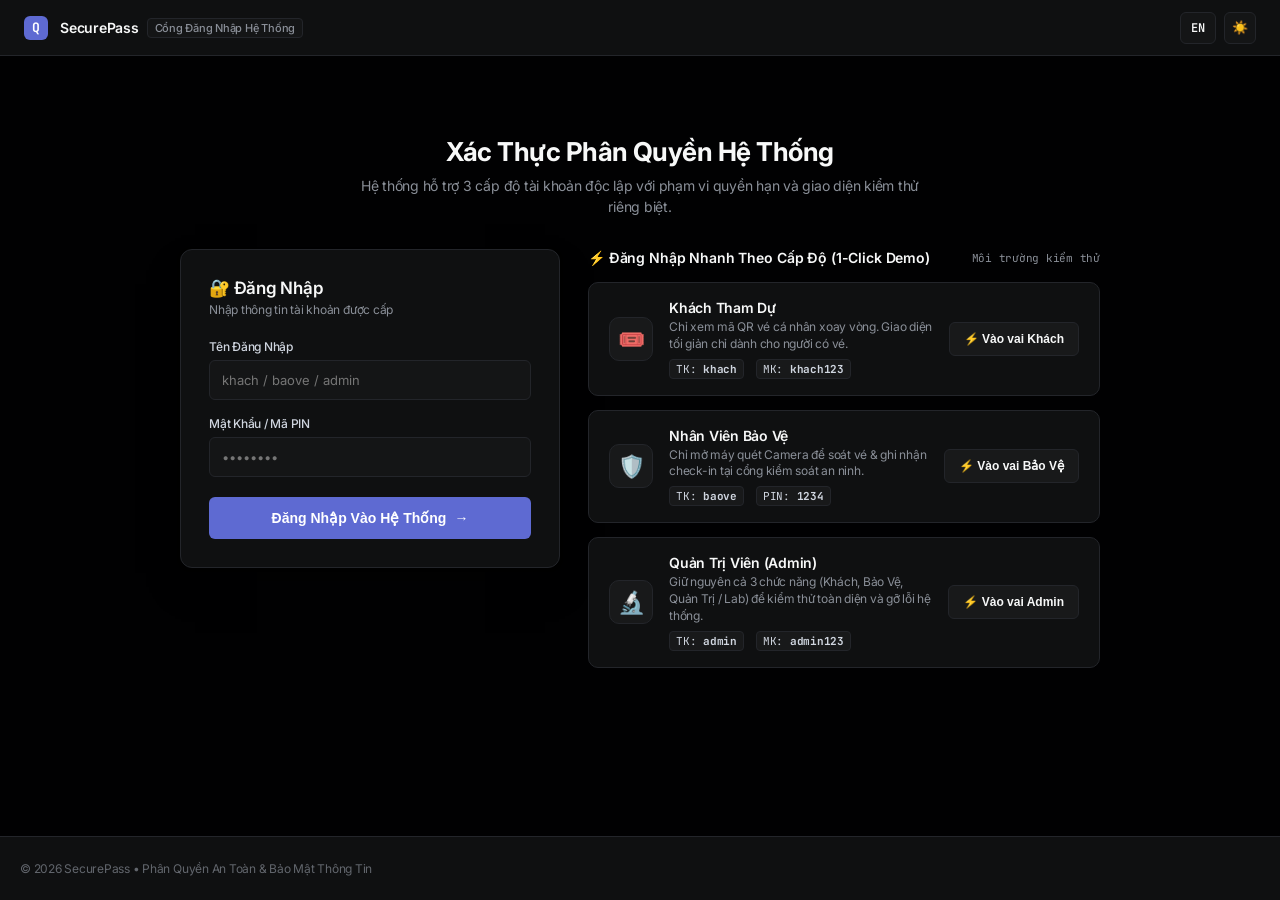
<file: static/login.html>
<!DOCTYPE html>
<html lang="vi" data-theme="dark">
<head>
  <meta charset="UTF-8">
  <meta name="viewport" content="width=device-width, initial-scale=1.0">
  <title>Đăng Nhập Hệ Thống - SecurePass</title>
  <link rel="preconnect" href="https://fonts.googleapis.com">
  <link rel="preconnect" href="https://fonts.gstatic.com" crossorigin>
  <link href="https://fonts.googleapis.com/css2?family=Inter:wght@400;500;600;700&family=JetBrains+Mono:wght@400;500;600&display=swap" rel="stylesheet">
  <link rel="stylesheet" href="/static/linear-theme.css">
  <script>
    (function() {
      const theme = localStorage.getItem('theme') || 'dark';
      document.documentElement.setAttribute('data-theme', theme);
    })();
  </script>
  <style>
    .login-container {
      max-width: 960px;
      margin: 40px auto;
      padding: 0 20px;
    }

    .login-hero {
      text-align: center;
      margin-bottom: 32px;
    }

    .login-hero h1 {
      font-size: 26px;
      font-weight: 700;
      color: var(--ink);
      margin-bottom: 8px;
      letter-spacing: -0.02em;
    }

    .login-hero p {
      font-size: 14px;
      color: var(--ink-subtle);
      max-width: 580px;
      margin: 0 auto;
      line-height: 1.5;
    }

    .login-grid {
      display: grid;
      grid-template-columns: 380px 1fr;
      gap: 28px;
      align-items: start;
    }

    @media (max-width: 820px) {
      .login-grid {
        grid-template-columns: 1fr;
      }
    }

    /* Form card */
    .form-card {
      background: var(--surface-1);
      border: 1px solid var(--hairline);
      border-radius: 12px;
      padding: 28px;
      box-shadow: var(--shadow-card);
    }

    .form-header {
      margin-bottom: 22px;
    }

    .form-header h2 {
      font-size: 17px;
      font-weight: 600;
      color: var(--ink);
      display: flex;
      align-items: center;
      gap: 8px;
      margin-bottom: 4px;
    }

    .form-header p {
      font-size: 12px;
      color: var(--ink-subtle);
    }

    .input-group {
      margin-bottom: 16px;
    }

    .input-label {
      display: block;
      font-size: 12px;
      font-weight: 500;
      color: var(--ink-muted);
      margin-bottom: 6px;
    }

    .input-wrap {
      position: relative;
    }

    .input-wrap input {
      width: 100%;
      height: 40px;
      background: var(--surface-2);
      border: 1px solid var(--hairline);
      border-radius: 6px;
      padding: 0 12px;
      font-size: 13px;
      color: var(--ink);
      font-family: inherit;
      transition: all 0.15s ease;
      box-sizing: border-box;
    }

    .input-wrap input:focus {
      outline: none;
      border-color: var(--primary);
      background: var(--surface-1);
      box-shadow: 0 0 0 3px rgba(94, 106, 210, 0.15);
    }

    .login-btn {
      width: 100%;
      height: 42px;
      background: var(--primary);
      color: #FFFFFF;
      border: none;
      border-radius: 6px;
      font-size: 14px;
      font-weight: 600;
      cursor: pointer;
      display: flex;
      align-items: center;
      justify-content: center;
      gap: 8px;
      transition: all 0.15s ease;
      margin-top: 20px;
    }

    .login-btn:hover {
      background: var(--primary-hover);
      box-shadow: 0 4px 12px rgba(94, 106, 210, 0.3);
    }

    .login-alert {
      padding: 10px 14px;
      border-radius: 6px;
      font-size: 12px;
      margin-bottom: 16px;
      display: none;
      line-height: 1.4;
    }

    .login-alert.error {
      background: rgba(248, 113, 113, 0.12);
      border: 1px solid rgba(248, 113, 113, 0.3);
      color: var(--danger);
    }

    /* Demo Level Selector Cards */
    .demo-panel {
      display: flex;
      flex-direction: column;
      gap: 14px;
    }

    .demo-title-wrap {
      display: flex;
      align-items: center;
      justify-content: space-between;
      margin-bottom: 2px;
    }

    .demo-title-wrap h3 {
      font-size: 14px;
      font-weight: 600;
      color: var(--ink);
      letter-spacing: -0.01em;
    }

    .demo-badge-sub {
      font-size: 11px;
      color: var(--ink-subtle);
      font-family: 'JetBrains Mono', monospace;
    }

    .role-card {
      background: var(--surface-1);
      border: 1px solid var(--hairline);
      border-radius: 10px;
      padding: 16px 20px;
      display: grid;
      grid-template-columns: auto 1fr auto;
      gap: 16px;
      align-items: center;
      transition: all 0.2s ease;
      cursor: pointer;
      position: relative;
    }

    .role-card:hover {
      border-color: var(--primary);
      transform: translateY(-1px);
      box-shadow: 0 4px 14px rgba(0, 0, 0, 0.12);
      background: var(--surface-2);
    }

    .role-card-icon {
      width: 44px;
      height: 44px;
      border-radius: 10px;
      display: flex;
      align-items: center;
      justify-content: center;
      font-size: 22px;
      background: var(--surface-3);
      border: 1px solid var(--hairline);
    }

    .role-card-info h4 {
      font-size: 14px;
      font-weight: 600;
      color: var(--ink);
      margin-bottom: 3px;
      display: flex;
      align-items: center;
      gap: 8px;
    }

    .level-tag {
      font-size: 10px;
      font-weight: 700;
      padding: 2px 6px;
      border-radius: 4px;
      letter-spacing: 0.04em;
      text-transform: uppercase;
    }

    .tag-guest { background: rgba(59, 130, 246, 0.15); color: #60A5FA; border: 1px solid rgba(59, 130, 246, 0.25); }
    .tag-guard { background: rgba(245, 158, 11, 0.15); color: #FBBF24; border: 1px solid rgba(245, 158, 11, 0.25); }
    .tag-admin { background: rgba(168, 85, 247, 0.15); color: #C084FC; border: 1px solid rgba(168, 85, 247, 0.25); }

    .role-card-desc {
      font-size: 12px;
      color: var(--ink-subtle);
      margin-bottom: 6px;
      line-height: 1.4;
    }

    .role-card-creds {
      font-size: 11px;
      font-family: 'JetBrains Mono', monospace;
      color: var(--ink-muted);
      display: flex;
      gap: 12px;
    }

    .role-card-creds span {
      background: var(--surface-3);
      padding: 2px 6px;
      border-radius: 4px;
      border: 1px solid var(--hairline);
    }

    .quick-login-btn {
      height: 34px;
      padding: 0 14px;
      background: var(--surface-3);
      border: 1px solid var(--hairline);
      color: var(--ink);
      border-radius: 6px;
      font-size: 12px;
      font-weight: 600;
      cursor: pointer;
      display: inline-flex;
      align-items: center;
      gap: 6px;
      transition: all 0.15s ease;
      white-space: nowrap;
    }

    .role-card:hover .quick-login-btn {
      background: var(--primary);
      color: #FFFFFF;
      border-color: var(--primary);
    }

    .active-session-banner {
      background: rgba(94, 106, 210, 0.12);
      border: 1px solid rgba(94, 106, 210, 0.3);
      border-radius: 8px;
      padding: 12px 16px;
      margin-bottom: 24px;
      display: none;
      align-items: center;
      justify-content: space-between;
    }
  </style>
</head>
<body>

  <header>
    <div class="brand-section">
      <div class="brand-logo">Q</div>
      <a href="/login" class="brand-name">
        <span>SecurePass</span>
        <span class="badge-tag">Cổng Đăng Nhập Hệ Thống</span>
      </a>
    </div>

    <div class="utility-controls">
      <button class="lang-btn" onclick="toggleLanguage()" title="Chuyển ngôn ngữ / Switch Language">
        <span id="langIndicator">EN</span>
      </button>
      <button class="icon-btn" onclick="toggleTheme()" title="Đổi giao diện Sáng/Tối">
        <span id="themeIcon">☀️</span>
      </button>
    </div>
  </header>

  <main>
    <div class="login-container">
      
      <!-- Already logged in notice if any -->
      <div id="activeSessionBanner" class="active-session-banner">
        <div>
          <span style="font-size: 13px; color: var(--ink);">Bạn đang đăng nhập: <strong id="loggedUserName" style="color: var(--primary);">...</strong></span>
        </div>
        <div style="display: flex; gap: 8px;">
          <button class="btn btn-primary" onclick="proceedToRole()" style="height: 30px; font-size: 12px;">Vào Giao Diện Ngay →</button>
          <button class="btn btn-secondary" onclick="logoutNow()" style="height: 30px; font-size: 12px;">Đăng Xuất</button>
        </div>
      </div>

      <div class="login-hero">
        <h1>Xác Thực Phân Quyền Hệ Thống</h1>
        <p>Hệ thống hỗ trợ 3 cấp độ tài khoản độc lập với phạm vi quyền hạn và giao diện kiểm thử riêng biệt.</p>
      </div>

      <div class="login-grid">
        
        <!-- Standard Login Form -->
        <div class="form-card">
          <div class="form-header">
            <h2>🔐 Đăng Nhập</h2>
            <p>Nhập thông tin tài khoản được cấp</p>
          </div>

          <div id="loginAlert" class="login-alert error"></div>

          <form id="loginForm" onsubmit="handleManualLogin(event)">
            <div class="input-group">
              <label class="input-label" for="username">Tên Đăng Nhập</label>
              <div class="input-wrap">
                <input type="text" id="username" placeholder="khach / baove / admin" required autocomplete="username">
              </div>
            </div>

            <div class="input-group">
              <label class="input-label" for="password">Mật Khẩu / Mã PIN</label>
              <div class="input-wrap">
                <input type="password" id="password" placeholder="••••••••" required autocomplete="current-password">
              </div>
            </div>

            <button type="submit" class="login-btn" id="btnSubmitLogin">
              <span>Đăng Nhập Vào Hệ Thống</span>
              <span>→</span>
            </button>
          </form>
        </div>

        <!-- 3-Level Demo Quick Login -->
        <div class="demo-panel">
          <div class="demo-title-wrap">
            <h3>⚡ Đăng Nhập Nhanh Theo Cấp Độ (1-Click Demo)</h3>
            <span class="demo-badge-sub">Môi trường kiểm thử</span>
          </div>

          <!-- Attendee / Guest -->
          <div class="role-card" onclick="quickLogin('khach', 'khach123')">
            <div class="role-card-icon">🎟️</div>
            <div class="role-card-info">
              <h4>
                <span>Khách Tham Dự</span>
              </h4>
              <div class="role-card-desc">Chỉ xem mã QR vé cá nhân xoay vòng. Giao diện tối giản chỉ dành cho người có vé.</div>
              <div class="role-card-creds">
                <span>TK: <strong>khach</strong></span>
                <span>MK: <strong>khach123</strong></span>
              </div>
            </div>
            <div>
              <button class="quick-login-btn">
                <span>⚡ Vào vai Khách</span>
              </button>
            </div>
          </div>

          <!-- Gatekeeper / Guard -->
          <div class="role-card" onclick="quickLogin('baove', '1234')">
            <div class="role-card-icon">🛡️</div>
            <div class="role-card-info">
              <h4>
                <span>Nhân Viên Bảo Vệ</span>
              </h4>
              <div class="role-card-desc">Chỉ mở máy quét Camera để soát vé & ghi nhận check-in tại cổng kiểm soát an ninh.</div>
              <div class="role-card-creds">
                <span>TK: <strong>baove</strong></span>
                <span>PIN: <strong>1234</strong></span>
              </div>
            </div>
            <div>
              <button class="quick-login-btn">
                <span>⚡ Vào vai Bảo Vệ</span>
              </button>
            </div>
          </div>

          <!-- Admin -->
          <div class="role-card" onclick="quickLogin('admin', 'admin123')">
            <div class="role-card-icon">🔬</div>
            <div class="role-card-info">
              <h4>
                <span>Quản Trị Viên (Admin)</span>
              </h4>
              <div class="role-card-desc">Giữ nguyên cả 3 chức năng (Khách, Bảo Vệ, Quản Trị / Lab) để kiểm thử toàn diện và gỡ lỗi hệ thống.</div>
              <div class="role-card-creds">
                <span>TK: <strong>admin</strong></span>
                <span>MK: <strong>admin123</strong></span>
              </div>
            </div>
            <div>
              <button class="quick-login-btn">
                <span>⚡ Vào vai Admin</span>
              </button>
            </div>
          </div>

        </div>

      </div>

    </div>
  </main>

  <footer>
    <div>© 2026 SecurePass • Phân Quyền An Toàn & Bảo Mật Thông Tin</div>
  </footer>

  <script>
    let currentLang = localStorage.getItem('lang') || 'vi';

    function applyTheme() {
      const theme = localStorage.getItem('theme') || 'dark';
      document.documentElement.setAttribute('data-theme', theme);
      const icon = document.getElementById('themeIcon');
      if (icon) icon.innerText = theme === 'dark' ? '☀️' : '🌙';
    }

    function toggleTheme() {
      const html = document.documentElement;
      const current = html.getAttribute('data-theme') || 'dark';
      const nextTheme = current === 'dark' ? 'light' : 'dark';
      html.setAttribute('data-theme', nextTheme);
      localStorage.setItem('theme', nextTheme);
      const icon = document.getElementById('themeIcon');
      if (icon) icon.innerText = nextTheme === 'dark' ? '☀️' : '🌙';
    }

    function toggleLanguage() {
      currentLang = currentLang === 'vi' ? 'en' : 'vi';
      localStorage.setItem('lang', currentLang);
      const indicator = document.getElementById('langIndicator');
      if (indicator) indicator.innerText = currentLang === 'vi' ? 'EN' : 'VI';
    }

    // Check existing login
    window.addEventListener('DOMContentLoaded', () => {
      applyTheme();
      const indicator = document.getElementById('langIndicator');
      if (indicator) indicator.innerText = currentLang === 'vi' ? 'EN' : 'VI';

      const user = JSON.parse(localStorage.getItem('securepass_user') || 'null');
      if (user && user.role) {
        document.getElementById('activeSessionBanner').style.display = 'flex';
        document.getElementById('loggedUserName').innerText = `${user.name} (${user.role.toUpperCase()})`;
      }
    });

    function proceedToRole() {
      const user = JSON.parse(localStorage.getItem('securepass_user') || 'null');
      if (user && user.redirect_url) {
        window.location.href = user.redirect_url;
      }
    }

    function logoutNow() {
      localStorage.removeItem('securepass_user');
      sessionStorage.clear();
      document.getElementById('activeSessionBanner').style.display = 'none';
    }

    async function submitAuth(username, password) {
      const alertBox = document.getElementById('loginAlert');
      alertBox.style.display = 'none';

      try {
        const res = await fetch('/api/auth/login', {
          method: 'POST',
          headers: { 'Content-Type': 'application/json' },
          body: JSON.stringify({ username, password })
        });

        const data = await res.json();
        if (!res.ok) {
          throw new Error(data.detail || 'Đăng nhập không thành công');
        }

        // Save session
        localStorage.setItem('securepass_user', JSON.stringify(data));
        if (data.role === 'guard') {
          sessionStorage.setItem('staff_auth', 'true');
        } else if (data.role === 'admin') {
          sessionStorage.setItem('admin_auth', 'true');
          sessionStorage.setItem('staff_auth', 'true');
        }

        // Redirect
        window.location.href = data.redirect_url;
      } catch (err) {
        alertBox.innerText = err.message;
        alertBox.style.display = 'block';
      }
    }

    function handleManualLogin(e) {
      e.preventDefault();
      const u = document.getElementById('username').value;
      const p = document.getElementById('password').value;
      submitAuth(u, p);
    }

    function quickLogin(username, password) {
      document.getElementById('username').value = username;
      document.getElementById('password').value = password;
      submitAuth(username, password);
    }
  </script>
</body>
</html>
</file>
<file: static/linear-theme.css>
/* ==========================================================================
   Linear Design System Tokens & Shared Styles (from DESIGN.md)
   ========================================================================== */
:root[data-theme="dark"] {
  --canvas: #010102;
  --surface-1: #0f1011;
  --surface-2: #141516;
  --surface-3: #18191a;
  --surface-4: #191a1b;
  --hairline: #23252a;
  --hairline-strong: #34343a;
  --hairline-focus: #5e69d1;
  --ink: #f7f8f8;
  --ink-muted: #d0d6e0;
  --ink-subtle: #8a8f98;
  --ink-tertiary: #62666d;
  --primary: #5e6ad2;
  --primary-hover: #828fff;
  --primary-subtle: rgba(94, 106, 210, 0.12);
  --success: #27a644;
  --success-subtle: rgba(39, 166, 68, 0.12);
  --danger: #eb5757;
  --danger-subtle: rgba(235, 87, 87, 0.12);
  --warning: #f2994a;
  --warning-subtle: rgba(242, 153, 74, 0.12);
  --shadow-card: 0 1px 3px rgba(0,0,0,0.5), 0 20px 40px -15px rgba(0,0,0,0.7);
}

:root[data-theme="light"] {
  --canvas: #ffffff;
  --surface-1: #f8f9fa;
  --surface-2: #f1f3f5;
  --surface-3: #e9ecef;
  --surface-4: #dee2e6;
  --hairline: #e2e4e8;
  --hairline-strong: #cbd0d6;
  --hairline-focus: #5e6ad2;
  --ink: #0d0f12;
  --ink-muted: #343a40;
  --ink-subtle: #6c757d;
  --ink-tertiary: #adb5bd;
  --primary: #5e6ad2;
  --primary-hover: #4b55b8;
  --primary-subtle: rgba(94, 106, 210, 0.08);
  --success: #218838;
  --success-subtle: rgba(33, 136, 56, 0.1);
  --danger: #d93838;
  --danger-subtle: rgba(217, 56, 56, 0.1);
  --warning: #d97706;
  --warning-subtle: rgba(217, 119, 6, 0.1);
  --shadow-card: 0 1px 3px rgba(0,0,0,0.08), 0 15px 30px -10px rgba(0,0,0,0.06);
}

* {
  box-sizing: border-box;
  margin: 0;
  padding: 0;
}

a {
  color: inherit;
  text-decoration: none;
}

body {
  background-color: var(--canvas);
  color: var(--ink);
  font-family: 'Inter', -apple-system, BlinkMacSystemFont, sans-serif;
  min-height: 100vh;
  display: flex;
  flex-direction: column;
  letter-spacing: -0.015em;
  transition: background-color 0.2s ease, color 0.2s ease;
  -webkit-font-smoothing: antialiased;
}

header {
  background: var(--surface-1);
  border-bottom: 1px solid var(--hairline);
  height: 56px;
  padding: 0 24px;
  display: flex;
  justify-content: space-between;
  align-items: center;
  position: sticky;
  top: 0;
  z-index: 50;
}

.brand-section {
  display: flex;
  align-items: center;
  gap: 12px;
}

.brand-logo {
  width: 24px;
  height: 24px;
  background: var(--primary);
  border-radius: 6px;
  display: flex;
  align-items: center;
  justify-content: center;
  color: #FFFFFF;
  font-weight: 700;
  font-size: 13px;
  font-family: 'JetBrains Mono', monospace;
}

.brand-name {
  font-size: 14px;
  font-weight: 600;
  color: var(--ink);
  display: flex;
  align-items: center;
  gap: 8px;
  text-decoration: none;
}

.badge-tag {
  font-size: 11px;
  font-weight: 500;
  padding: 2px 7px;
  border-radius: 4px;
  background: var(--surface-2);
  border: 1px solid var(--hairline);
  color: var(--ink-subtle);
}

.utility-controls {
  display: flex;
  align-items: center;
  gap: 8px;
}

.icon-btn {
  background: var(--surface-2);
  border: 1px solid var(--hairline);
  color: var(--ink-subtle);
  width: 32px;
  height: 32px;
  border-radius: 6px;
  display: flex;
  align-items: center;
  justify-content: center;
  cursor: pointer;
  font-size: 13px;
  transition: all 0.15s ease;
}

.icon-btn:hover {
  color: var(--ink);
  border-color: var(--hairline-strong);
}

.lang-btn {
  background: var(--surface-2);
  border: 1px solid var(--hairline);
  color: var(--ink);
  height: 32px;
  padding: 0 10px;
  border-radius: 6px;
  font-size: 12px;
  font-weight: 600;
  font-family: 'JetBrains Mono', monospace;
  cursor: pointer;
  display: flex;
  align-items: center;
  gap: 4px;
  transition: all 0.15s ease;
}

.lang-btn:hover {
  border-color: var(--hairline-strong);
}

main {
  flex: 1;
  max-width: 1040px;
  width: 100%;
  margin: 0 auto;
  padding: 40px 20px 60px;
}

.btn {
  display: inline-flex;
  align-items: center;
  justify-content: center;
  gap: 6px;
  height: 36px;
  padding: 0 14px;
  border-radius: 6px;
  font-size: 13px;
  font-weight: 500;
  cursor: pointer;
  transition: all 0.15s ease;
  border: 1px solid transparent;
  outline: none;
  font-family: inherit;
  text-decoration: none;
}

.btn-primary {
  background: var(--primary);
  color: #FFFFFF;
}
.btn-primary:hover {
  background: var(--primary-hover);
}

.btn-secondary {
  background: var(--surface-2);
  color: var(--ink);
  border-color: var(--hairline);
}
.btn-secondary:hover {
  background: var(--surface-3);
  border-color: var(--hairline-strong);
}

.btn-danger {
  background: var(--danger-subtle);
  color: var(--danger);
  border-color: rgba(235, 87, 87, 0.3);
}
.btn-danger:hover {
  background: rgba(235, 87, 87, 0.2);
}

.card-panel {
  background: var(--surface-1);
  border: 1px solid var(--hairline);
  border-radius: 10px;
  padding: 24px;
  margin-bottom: 20px;
}

.card-panel-title {
  font-size: 14px;
  font-weight: 600;
  color: var(--ink);
  margin-bottom: 8px;
}

.card-panel-desc {
  font-size: 13px;
  color: var(--ink-subtle);
  line-height: 1.6;
}

.code-snippet {
  font-family: 'JetBrains Mono', monospace;
  font-size: 12px;
  background: var(--surface-2);
  border: 1px solid var(--hairline);
  border-radius: 6px;
  padding: 12px;
  color: var(--ink-muted);
  overflow-x: auto;
  line-height: 1.6;
  white-space: pre-wrap;
  word-break: break-all;
}

/* Auth Login Modal / Overlay */
.auth-box {
  max-width: 360px;
  width: 100%;
  margin: 60px auto;
  background: var(--surface-1);
  border: 1px solid var(--hairline);
  border-radius: 12px;
  padding: 32px 28px;
  box-shadow: var(--shadow-card);
}

.form-group {
  margin-bottom: 16px;
}

.form-group label {
  display: block;
  font-size: 12px;
  color: var(--ink-subtle);
  margin-bottom: 6px;
  font-weight: 500;
}

.form-control {
  width: 100%;
  height: 38px;
  background: var(--surface-2);
  border: 1px solid var(--hairline);
  border-radius: 6px;
  color: var(--ink);
  padding: 0 12px;
  font-size: 13px;
  outline: none;
  transition: border-color 0.15s ease;
}

.form-control:focus {
  border-color: var(--hairline-focus);
}

footer {
  border-top: 1px solid var(--hairline);
  padding: 24px 20px;
  background: var(--surface-1);
  display: flex;
  justify-content: space-between;
  align-items: center;
  font-size: 12px;
  color: var(--ink-tertiary);
}

footer a {
  color: var(--ink-subtle);
  text-decoration: none;
  transition: color 0.15s;
}

footer a:hover {
  color: var(--ink);
}

/* 3-Level Role Selector Bar */
.role-selector-bar {
  display: flex;
  background: var(--surface-2);
  border: 1px solid var(--hairline);
  border-radius: 8px;
  padding: 3px;
  gap: 3px;
}

.role-tab {
  display: flex;
  align-items: center;
  gap: 6px;
  padding: 5px 12px;
  border-radius: 6px;
  font-size: 12px;
  font-weight: 500;
  color: var(--ink-subtle);
  text-decoration: none;
  transition: all 0.15s ease;
}

.role-tab .role-num {
  display: inline-flex;
  align-items: center;
  justify-content: center;
  width: 16px;
  height: 16px;
  border-radius: 50%;
  background: var(--surface-1);
  border: 1px solid var(--hairline);
  font-size: 10px;
  font-family: 'JetBrains Mono', monospace;
  font-weight: 700;
}

.role-tab:hover {
  color: var(--ink);
  background: rgba(255, 255, 255, 0.05);
}

.role-tab.active {
  background: var(--surface-1);
  color: var(--ink);
  font-weight: 600;
  border: 1px solid var(--hairline-strong);
  box-shadow: 0 1px 3px rgba(0, 0, 0, 0.2);
}

.role-tab.active .role-num {
  background: var(--primary);
  color: #ffffff;
  border-color: var(--primary);
}

/* Modern Auth Card */
.auth-card-modern {
  max-width: 400px;
  width: 100%;
  margin: 50px auto;
  background: var(--surface-1);
  border: 1px solid var(--hairline);
  border-radius: 12px;
  padding: 32px 28px;
  box-shadow: 0 8px 30px rgba(0, 0, 0, 0.35);
  position: relative;
}

.auth-header {
  text-align: center;
  margin-bottom: 24px;
}

.auth-icon-wrap {
  width: 52px;
  height: 52px;
  border-radius: 12px;
  background: rgba(99, 102, 241, 0.1);
  border: 1px solid rgba(99, 102, 241, 0.25);
  display: inline-flex;
  align-items: center;
  justify-content: center;
  font-size: 24px;
  margin-bottom: 12px;
}

.auth-quick-fill {
  margin-top: 16px;
  padding-top: 14px;
  border-top: 1px dashed var(--hairline);
  text-align: center;
}

.quick-fill-btn {
  background: transparent;
  border: 1px dashed var(--hairline-strong);
  color: var(--ink-subtle);
  font-size: 11px;
  padding: 6px 12px;
  border-radius: 6px;
  cursor: pointer;
  transition: all 0.15s ease;
  display: inline-flex;
  align-items: center;
  gap: 5px;
}

.quick-fill-btn:hover {
  color: var(--primary);
  border-color: var(--primary);
  background: rgba(99, 102, 241, 0.08);
}

/* ==========================================================================
   3-Level Role Selector Navigation Bar
   ========================================================================== */
a, a:link, a:visited, a:hover, a:active {
  text-decoration: none;
}

.role-selector-bar {
  display: inline-flex !important;
  align-items: center !important;
  background: var(--surface-2) !important;
  border: 1px solid var(--hairline) !important;
  border-radius: 8px !important;
  padding: 3px !important;
  gap: 4px !important;
}

.role-tab, a.role-tab, a.role-tab:link, a.role-tab:visited {
  display: inline-flex;
  align-items: center !important;
  gap: 6px !important;
  padding: 5px 12px !important;
  border-radius: 6px !important;
  font-size: 12px !important;
  font-weight: 500 !important;
  color: var(--ink-subtle) !important;
  text-decoration: none !important;
  border: 1px solid transparent !important;
  transition: all 0.15s ease !important;
  user-select: none !important;
}

.role-tab.hidden, a.role-tab.hidden {
  display: none !important;
}

.role-tab:hover, a.role-tab:hover {
  color: var(--ink) !important;
  background: var(--surface-3) !important;
  text-decoration: none !important;
}

.role-tab.active, a.role-tab.active, a.role-tab.active:link, a.role-tab.active:visited {
  color: var(--ink) !important;
  background: var(--surface-1) !important;
  font-weight: 600 !important;
  box-shadow: 0 1px 3px rgba(0, 0, 0, 0.25) !important;
  border: 1px solid var(--hairline-strong) !important;
  text-decoration: none !important;
}

.role-num {
  display: inline-flex !important;
  align-items: center !important;
  justify-content: center !important;
  width: 18px !important;
  height: 18px !important;
  border-radius: 4px !important;
  font-size: 11px !important;
  font-family: 'JetBrains Mono', monospace !important;
  font-weight: 600 !important;
  background: var(--surface-3) !important;
  color: var(--ink-muted) !important;
}

.role-tab.active .role-num {
  background: var(--primary) !important;
  color: #FFFFFF !important;
}

.role-icon {
  font-size: 13px !important;
  line-height: 1 !important;
}

.role-label {
  font-size: 12px !important;
  color: inherit !important;
}
</file>
